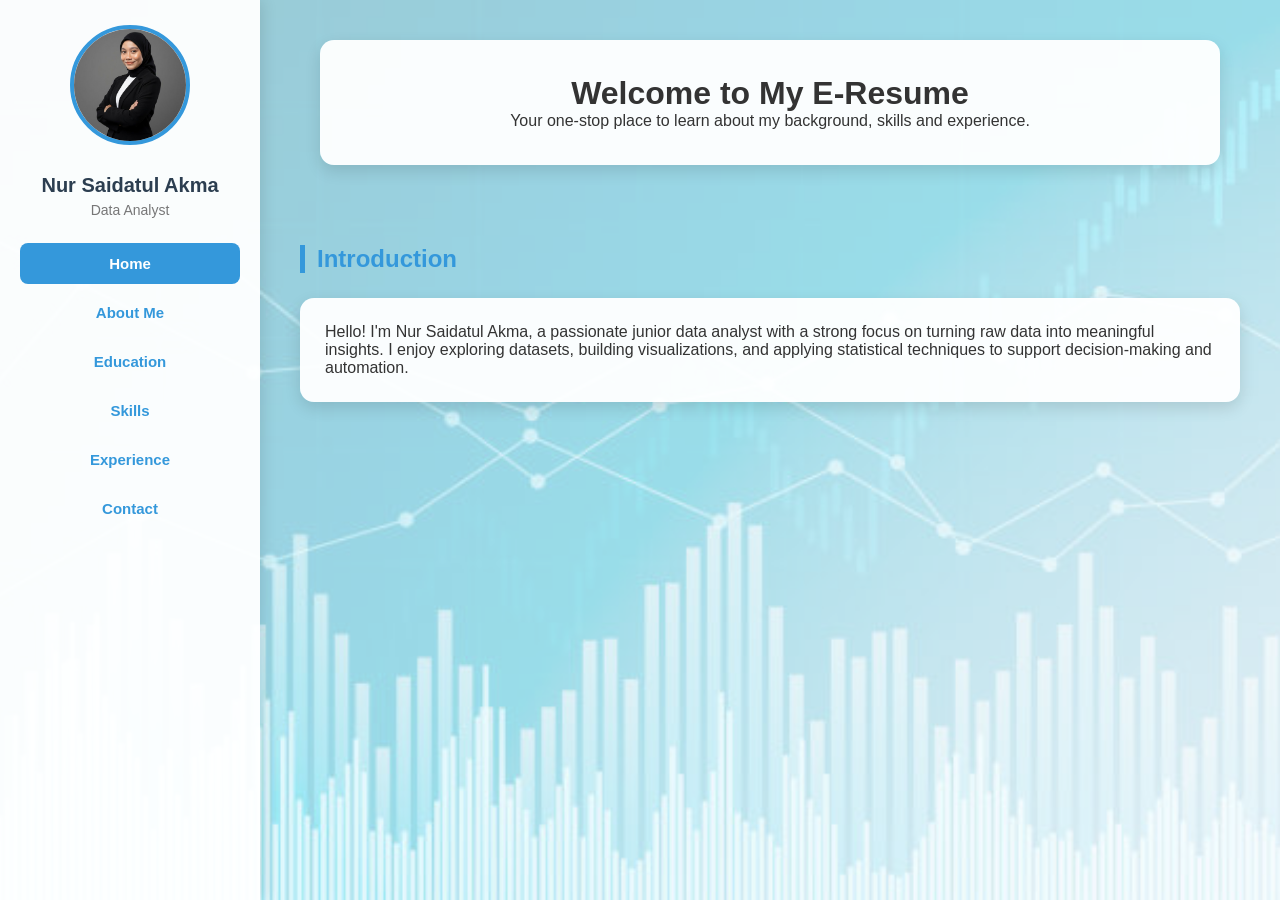
<file: index.html>
<!-- index.html with card-style navigation -->
<!DOCTYPE html>
<html lang="en">
<head>
<meta charset="UTF-8">
<meta name="viewport" content="width=device-width, initial-scale=1.0">
<title>Home - My E-Resume</title>
<link rel="stylesheet" href="style.css">
</head>
<body>
<div class="layout">
    <aside class="sidebar">
        <img src="images/akma.jpg" class="side-pic" alt="Profile Picture">
        <h2>Nur Saidatul Akma</h2>
        <p>Data Analyst</p>

        <nav>
        <ul>
        <li><a href="index.html" class="active">Home</a></li>
        <li><a href="about.html">About Me</a></li>
        <li><a href="education.html">Education</a></li>
        <li><a href="skills.html">Skills</a></li>
        <li><a href="projects.html">Experience</a></li>
        <li><a href="contact.html">Contact</a></li>
        </ul>
        </nav>

    </aside>

    <main class="content">
        <header class="hero">
            <h1>Welcome to My E-Resume</h1>
            <p>Your one-stop place to learn about my background, skills and experience.</p>
        </header>

        <!-- Card Navigation Section -->

   <!-- <section class="nav-cards">
            <a href="about.html" class="nav-card">About Me</a>
            <a href="skills.html" class="nav-card">Skills</a>
            <a href="education.html" class="nav-card">Education</a>
            <a href="projects.html" class="nav-card">Achievement</a>
            <a href="contact.html" class="nav-card">Contact</a>
        </section> -->

        <section>
            <div style="height:40px;"></div>

            <h2>Introduction</h2>
            <div class="project-card">
            <p>Hello! I'm Nur Saidatul Akma, a passionate junior data analyst with a strong focus on turning raw data into meaningful insights. I enjoy exploring datasets, building visualizations, and applying statistical techniques to support decision-making and automation.</p>
        </div>
        </section>
    </main>
</div>
</body>
</html>
</file>
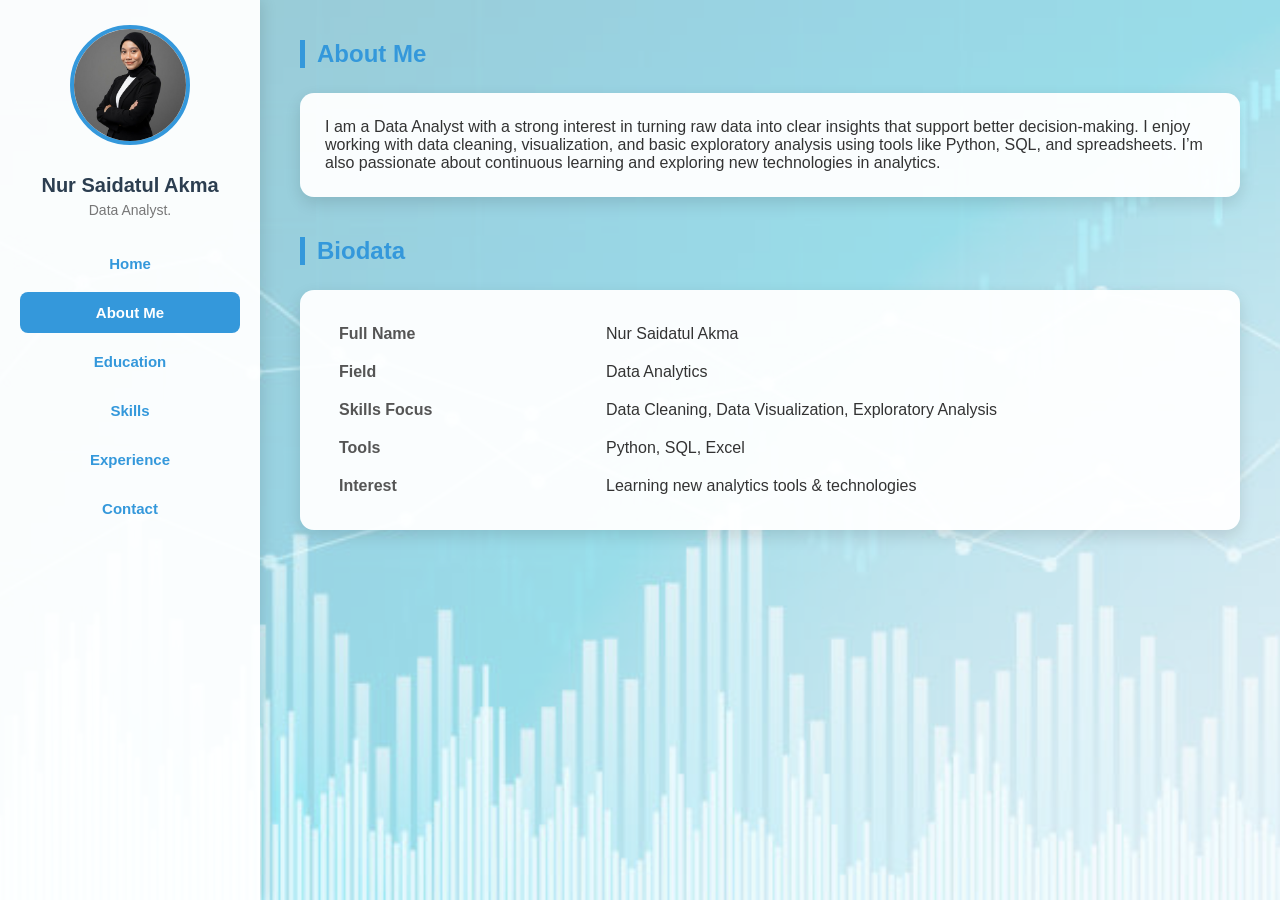
<file: about.html>
<!DOCTYPE html>
<html lang="en">
<head>
<meta charset="UTF-8">
<meta name="viewport" content="width=device-width, initial-scale=1.0">
<title>About Me</title>
<link rel="stylesheet" href="style.css">
</head>
<body>
<div class="layout">
<aside class="sidebar">
<img src="images/akma.jpg" class="side-pic" alt="Profile Picture">
        <h2>Nur Saidatul Akma</h2>
        <p>Data Analyst.</p>
<nav>
<ul>
<li><a href="index.html">Home</a></li>
<li><a href="about.html" class="active">About Me</a></li>
<li><a href="education.html">Education</a></li>
<li><a href="skills.html">Skills</a></li>
<li><a href="projects.html">Experience</a></li>
<li><a href="contact.html">Contact</a></li>
</ul>
</nav>
</aside>


<main class="content">
<h2>About Me</h2>
<div class="project-card">
<p>I am a Data Analyst with a strong interest in turning raw data into clear insights that support better decision-making. I enjoy working with data cleaning, visualization, and basic exploratory analysis using tools like Python, SQL, and spreadsheets. I’m also passionate about continuous learning and exploring new technologies in analytics.</p>
</div>

<div style="height:40px;"></div>

<h2>Biodata</h2>
<div class="project-card">
  <table class="biodata-table">
    <tr>
      <td><strong>Full Name</strong></td>
      <td>Nur Saidatul Akma</td>
    </tr>
    <tr>
      <td><strong>Field</strong></td>
      <td>Data Analytics</td>
    </tr>
    <tr>
      <td><strong>Skills Focus</strong></td>
      <td>Data Cleaning, Data Visualization, Exploratory Analysis</td>
    </tr>
    <tr>
      <td><strong>Tools</strong></td>
      <td>Python, SQL, Excel</td>
    </tr>
    <tr>
      <td><strong>Interest</strong></td>
      <td>Learning new analytics tools & technologies</td>
    </tr>
  </table>
</div>

</main>
</div>
</body>
</html>
</file>
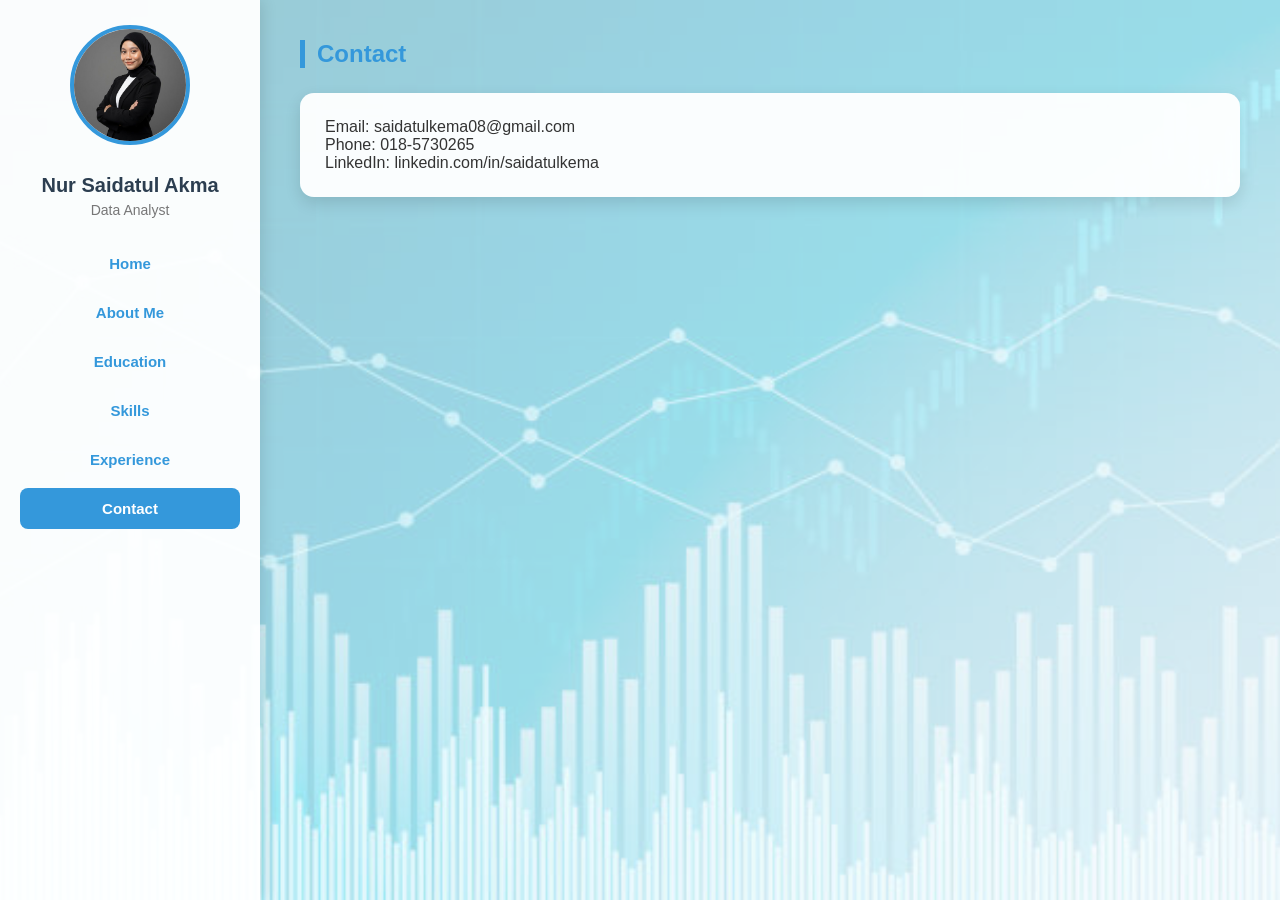
<file: contact.html>
<!DOCTYPE html>
<html lang="en">
<head>
<meta charset="UTF-8">
<meta name="viewport" content="width=device-width, initial-scale=1.0">
<title>Contact</title>
<link rel="stylesheet" href="style.css">
</head>
<body>
<div class="layout">
<aside class="sidebar">
<img src="images/akma.jpg" class="side-pic" alt="Profile Picture">
        <h2>Nur Saidatul Akma</h2>
        <p>Data Analyst</p>
<nav>
<ul>
<li><a href="index.html">Home</a></li>
<li><a href="about.html">About Me</a></li>
<li><a href="education.html">Education</a></li>
<li><a href="skills.html">Skills</a></li>
<li><a href="projects.html">Experience</a></li>
<li><a href="contact.html" class="active">Contact</a></li>
</ul>
</nav>
</aside>


<main class="content">
<h2>Contact</h2>
<div class="project-card">
<p>Email: saidatulkema08@gmail.com</p>
<p>Phone: 018-5730265</p>
<p>LinkedIn: linkedin.com/in/saidatulkema</p>
</div>
</main>
</div>
</body>
</html>
</file>
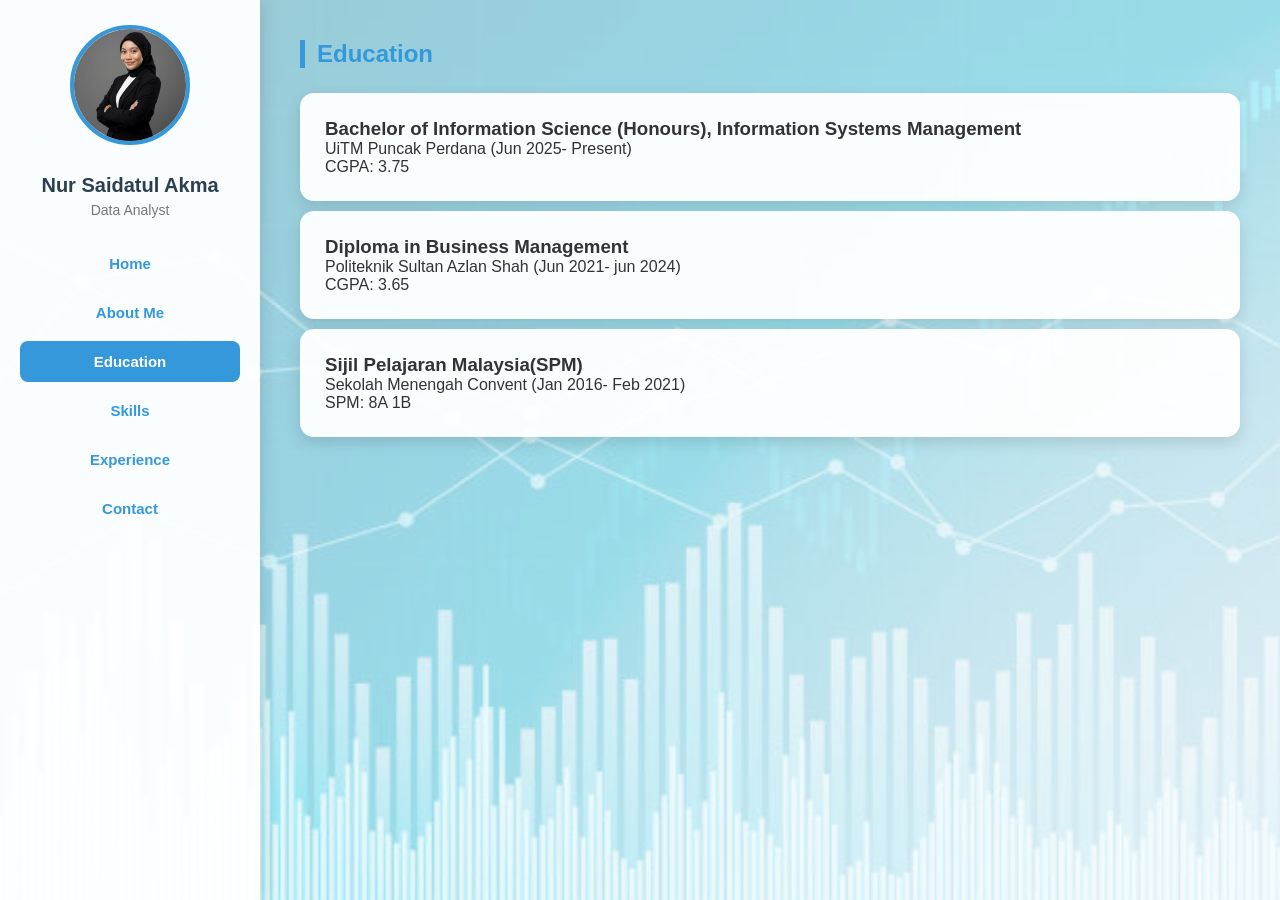
<file: education.html>
<!DOCTYPE html>
<html lang="en">
<head>
<meta charset="UTF-8">
<meta name="viewport" content="width=device-width, initial-scale=1.0">
<title>Education</title>
<link rel="stylesheet" href="style.css">
</head>
<body>
<div class="layout">
<aside class="sidebar">
<img src="images/akma.jpg" class="side-pic" alt="Profile Picture">
        <h2>Nur Saidatul Akma</h2>
        <p>Data Analyst</p>
<nav>
<ul>
<li><a href="index.html">Home</a></li>
<li><a href="about.html">About Me</a></li>
<li><a href="education.html" class="active">Education</a></li>
<li><a href="skills.html">Skills</a></li>
<li><a href="projects.html">Experience</a></li>
<li><a href="contact.html">Contact</a></li>
</ul>
</nav>
</aside>


<main class="content">
<h2>Education</h2>
<div class="edu-card">
<h3>Bachelor of Information Science (Honours), Information Systems Management</h3>
<p>UiTM Puncak Perdana (Jun 2025- Present)</p>
<p>CGPA: 3.75</p>
</div>

<div style="height:10px;"></div>

<div class="edu-card">
<h3>Diploma in Business Management</h3>
<p>Politeknik Sultan Azlan Shah (Jun 2021- jun 2024)</p>
<p>CGPA: 3.65</p>
</div>

<div style="height:10px;"></div>

<div class="edu-card">
<h3>Sijil Pelajaran Malaysia(SPM)</h3>
<p>Sekolah Menengah Convent (Jan 2016- Feb 2021)</p>
<p>SPM: 8A 1B</p>
</div>

</main>
</div>
</body>
</html>
</file>
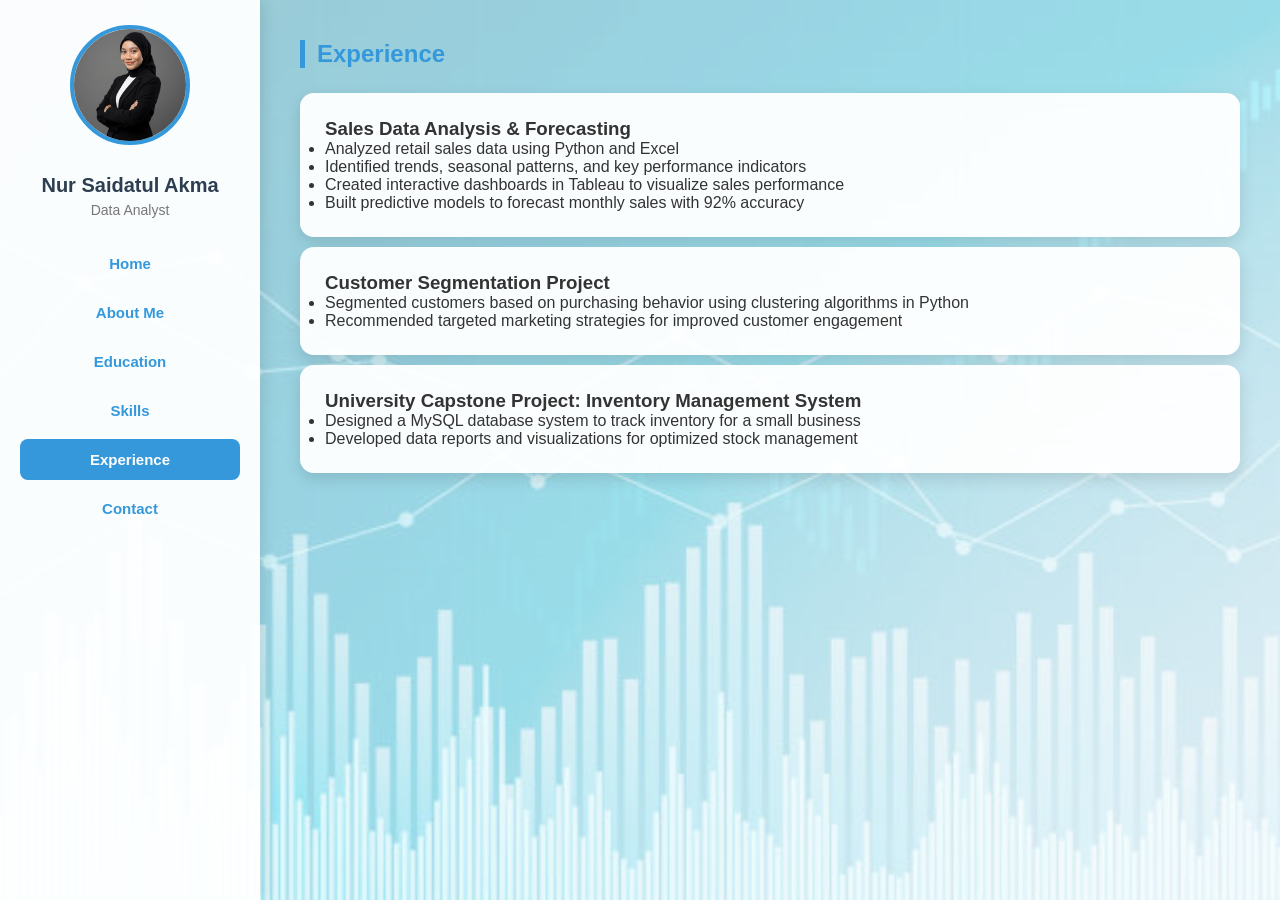
<file: projects.html>
<!DOCTYPE html>
<head>
<meta charset="UTF-8">
<meta name="viewport" content="width=device-width, initial-scale=1.0">
<title>Projects</title>
<link rel="stylesheet" href="style.css">
</head>
<body>
<div class="layout">
<aside class="sidebar">
<img src="images/akma.jpg" class="side-pic" alt="Profile Picture">
        <h2>Nur Saidatul Akma</h2>
        <p>Data Analyst</p>
<nav>
<ul>
<li><a href="index.html">Home</a></li>
<li><a href="about.html">About Me</a></li>
<li><a href="education.html">Education</a></li>
<li><a href="skills.html">Skills</a></li>
<li><a href="projects.html" class="active">Experience</a></li>
<li><a href="contact.html">Contact</a></li>
</ul>
</nav>
</aside>


<main class="content">
<h2>Experience</h2>

<div class="project-card">
  <h3>Sales Data Analysis & Forecasting</h3>
  <ul>
    <li>Analyzed retail sales data using Python and Excel</li>
    <li>Identified trends, seasonal patterns, and key performance indicators</li>
    <li>Created interactive dashboards in Tableau to visualize sales performance</li>
    <li>Built predictive models to forecast monthly sales with 92% accuracy</li>
  </ul>
</div>

<div style="height:10px;"></div>

<div class="project-card">
  <h3>Customer Segmentation Project</h3>
  <ul>
    <li>Segmented customers based on purchasing behavior using clustering algorithms in Python</li>
    <li>Recommended targeted marketing strategies for improved customer engagement</li>
  </ul>
</div>

<div style="height:10px;"></div>

<div class="project-card">
  <h3>University Capstone Project: Inventory Management System</h3>
  <ul>
    <li>Designed a MySQL database system to track inventory for a small business</li>
    <li>Developed data reports and visualizations for optimized stock management</li>
  </ul>
</div>

</main>
</div>
</body>
</html>
</file>
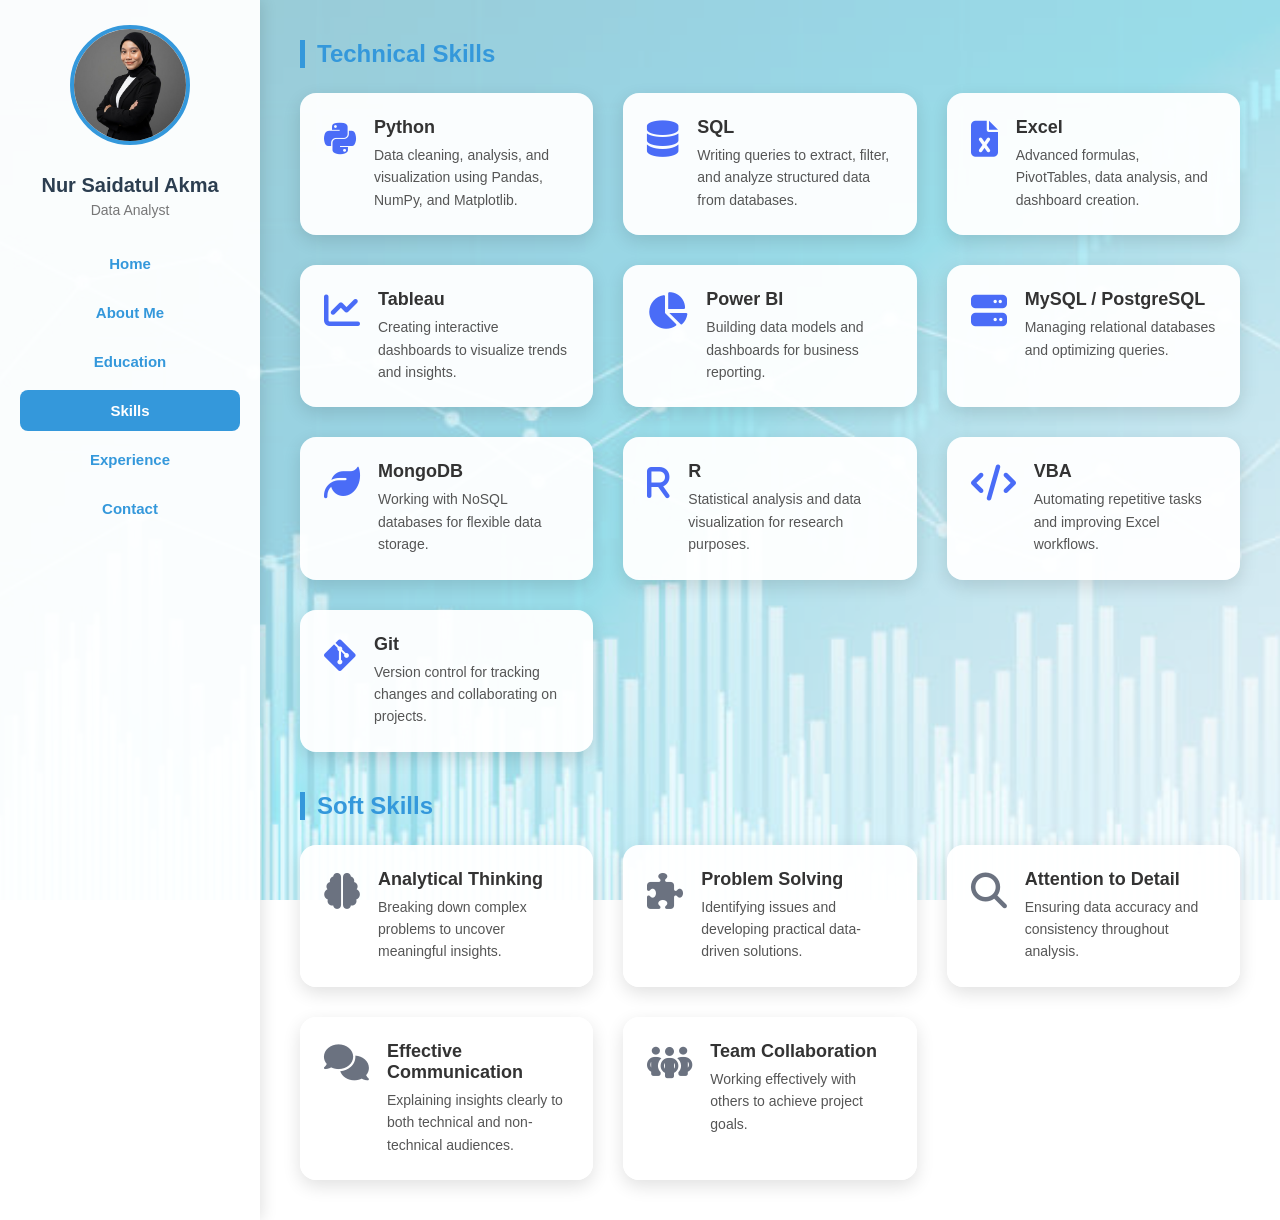
<file: skills.html>
<!DOCTYPE html>
<html lang="en">
<head>
<meta charset="UTF-8">
<meta name="viewport" content="width=device-width, initial-scale=1.0">
<title>Skills</title>
<link rel="stylesheet" href="style.css">
<link rel="stylesheet" href="https://cdnjs.cloudflare.com/ajax/libs/font-awesome/6.5.1/css/all.min.css">

</head>
<body>
<div class="layout">
<aside class="sidebar">
<img src="images/akma.jpg" class="side-pic" alt="Profile Picture">
        <h2>Nur Saidatul Akma</h2>
        <p>Data Analyst</p>
<nav>
<ul>
<li><a href="index.html">Home</a></li>
<li><a href="about.html">About Me</a></li>
<li><a href="education.html">Education</a></li>
<li><a href="skills.html" class="active">Skills</a></li>
<li><a href="projects.html">Experience</a></li>
<li><a href="contact.html">Contact</a></li>
</ul>
</nav>
</aside>


<main class="content">

  <h2>Technical Skills</h2>
  <div class="skill-grid">

    <div class="skill-card">
      <i class="fa-brands fa-python"></i>
      <div class="skill-text">
        <h4>Python</h4>
        <p>Data cleaning, analysis, and visualization using Pandas, NumPy, and Matplotlib.</p>
      </div>
    </div>

    <div class="skill-card">
      <i class="fa-solid fa-database"></i>
      <div class="skill-text">
        <h4>SQL</h4>
        <p>Writing queries to extract, filter, and analyze structured data from databases.</p>
      </div>
    </div>

    <div class="skill-card">
      <i class="fa-solid fa-file-excel"></i>
      <div class="skill-text">
        <h4>Excel</h4>
        <p>Advanced formulas, PivotTables, data analysis, and dashboard creation.</p>
      </div>
    </div>

    <div class="skill-card">
      <i class="fa-solid fa-chart-line"></i>
      <div class="skill-text">
        <h4>Tableau</h4>
        <p>Creating interactive dashboards to visualize trends and insights.</p>
      </div>
    </div>

    <div class="skill-card">
      <i class="fa-solid fa-chart-pie"></i>
      <div class="skill-text">
        <h4>Power BI</h4>
        <p>Building data models and dashboards for business reporting.</p>
      </div>
    </div>

    <div class="skill-card">
      <i class="fa-solid fa-server"></i>
      <div class="skill-text">
        <h4>MySQL / PostgreSQL</h4>
        <p>Managing relational databases and optimizing queries.</p>
      </div>
    </div>

    <div class="skill-card">
      <i class="fa-solid fa-leaf"></i>
      <div class="skill-text">
        <h4>MongoDB</h4>
        <p>Working with NoSQL databases for flexible data storage.</p>
      </div>
    </div>

    <div class="skill-card">
      <i class="fa-solid fa-r"></i>
      <div class="skill-text">
        <h4>R</h4>
        <p>Statistical analysis and data visualization for research purposes.</p>
      </div>
    </div>

    <div class="skill-card">
      <i class="fa-solid fa-code"></i>
      <div class="skill-text">
        <h4>VBA</h4>
        <p>Automating repetitive tasks and improving Excel workflows.</p>
      </div>
    </div>

    <div class="skill-card">
      <i class="fa-brands fa-git-alt"></i>
      <div class="skill-text">
        <h4>Git</h4>
        <p>Version control for tracking changes and collaborating on projects.</p>
      </div>
    </div>

  </div>



<div style="height:40px;"></div>

  <h2>Soft Skills</h2>
  <div class="skill-grid">

    <div class="skill-card soft">
      <i class="fa-solid fa-brain"></i>
      <div class="skill-text">
        <h4>Analytical Thinking</h4>
        <p>Breaking down complex problems to uncover meaningful insights.</p>
      </div>
    </div>

    <div class="skill-card soft">
      <i class="fa-solid fa-puzzle-piece"></i>
      <div class="skill-text">
        <h4>Problem Solving</h4>
        <p>Identifying issues and developing practical data-driven solutions.</p>
      </div>
    </div>

    <div class="skill-card soft">
      <i class="fa-solid fa-magnifying-glass"></i>
      <div class="skill-text">
        <h4>Attention to Detail</h4>
        <p>Ensuring data accuracy and consistency throughout analysis.</p>
      </div>
    </div>

    <div class="skill-card soft">
      <i class="fa-solid fa-comments"></i>
      <div class="skill-text">
        <h4>Effective Communication</h4>
        <p>Explaining insights clearly to both technical and non-technical audiences.</p>
      </div>
    </div>

    <div class="skill-card soft">
      <i class="fa-solid fa-people-group"></i>
      <div class="skill-text">
        <h4>Team Collaboration</h4>
        <p>Working effectively with others to achieve project goals.</p>
      </div>
    </div>

  </div>



</main>
</div>
</body>
</html>
</file>
<file: style.css>
/* =========================================================
   GLOBAL RESET & BASE SETTINGS
========================================================= */
* {
  box-sizing: border-box;
  margin: 0;
  padding: 0;
}

/* =========================================================
   BODY
   - One background image for ALL pages
   - Fixed background with soft overlay
========================================================= */
body {
  font-family: "Segoe UI", Arial, sans-serif;
  background: url("images/background.jpg") no-repeat center center fixed;
  background-size: cover;
  color: #333;
}

/* White overlay to improve text readability */
body::before {
  content: "";
  position: fixed;
  inset: 0;
  background: rgba(255, 255, 255, 0.6);
  z-index: -1;
}

/* =========================================================
   MAIN LAYOUT
========================================================= */
.layout {
  display: flex;
  min-height: 100vh;
}

/* =========================================================
   SIDEBAR
========================================================= */
.sidebar {
  width: 260px;
  padding: 25px 20px;
  text-align: center;
  background: rgba(255, 255, 255, 0.95);
  box-shadow: 2px 0 15px rgba(0,0,0,0.12);
}

/* Hide sidebar on Home page */
body.home .sidebar {
  display: none;
}

/* =========================================================
   PROFILE SECTION (SIDEBAR)
========================================================= */
.side-pic {
  width: 120px;
  height: 120px;
  object-fit: cover;
  border-radius: 50%;
  border: 4px solid #3498db;
  margin-bottom: 15px;
}

.sidebar h2 {
  font-size: 20px;
  margin: 10px 0 5px;
  color: #2c3e50;
}

.sidebar p {
  font-size: 14px;
  color: #777;
  margin-bottom: 25px;
}

/* =========================================================
   SIDEBAR NAVIGATION
========================================================= */
.sidebar nav ul {
  list-style: none;
}

.sidebar nav ul li a {
  display: block;
  padding: 12px 15px;
  margin: 8px 0;
  font-weight: 600;
  font-size: 15px;
  text-decoration: none;
  color: #3498db;
  border-radius: 8px;
  transition: all 0.3s ease;
}

/* Hover effect */
.sidebar nav ul li a:hover {
  background: #3498db;
  color: #ffffff;
  transform: translateX(6px);
  box-shadow: 0 4px 10px rgba(0,0,0,0.15);
}

/* Active page */
.sidebar nav ul li a.active {
  background: #3498db;
  color: #ffffff;
}

/* =========================================================
   MAIN CONTENT AREA
========================================================= */
.content {
  flex: 1;
  padding: 40px;
}

/* Center content on Home page */
body.home .content {
  width: 100%;
  padding: 70px 40px;
}

/* Section headings */
.content h2 {
  border-left: 5px solid #3498db;
  padding-left: 12px;
  margin-bottom: 25px;
  color: #3498db;
}

/* =========================================================
   HERO SECTION (HOME PAGE)
========================================================= */
.hero {
  background: rgba(255, 255, 255, 0.95);
  padding: 35px;
  border-radius: 14px;
  text-align: center;
  max-width: 900px;
  margin: 0 auto 40px;
  box-shadow: 0 6px 16px rgba(0,0,0,0.12);
}

/* =========================================================
   HOME PAGE NAVIGATION CARDS
========================================================= */
.nav-cards {
  display: grid;
  grid-template-columns: repeat(auto-fit, minmax(160px, 1fr));
  gap: 25px;
  max-width: 900px;
  margin: 0 auto;
}

.nav-card {
  padding: 25px 20px;
  background: rgba(255, 255, 255, 0.95);
  border-radius: 14px;
  text-align: center;
  font-weight: 700;
  font-size: 16px;
  color: #3498db;
  text-decoration: none;
  box-shadow: 0 6px 16px rgba(0,0,0,0.12);
  transition: all 0.3s ease;
}

.nav-card:hover {
  background: #3498db;
  color: #ffffff;
  transform: translateY(-6px);
  box-shadow: 0 10px 24px rgba(0,0,0,0.18);
}

/* =========================================================
   SKILL GRID
========================================================= */
.skill-grid {
  display: grid;
  grid-template-columns: repeat(auto-fit, minmax(260px, 1fr));
  gap: 30px;
}

/* =========================================================
   SKILL CARDS (WITH ICON + DESCRIPTION)
========================================================= */
.skill-card {
  display: flex;
  align-items: flex-start;
  gap: 18px;
  padding: 24px;
  min-height: 120px;
  background: rgba(255, 255, 255, 0.95);
  border-radius: 16px;
  box-shadow: 0 6px 18px rgba(0,0,0,0.12);
  transition: transform 0.3s ease, box-shadow 0.3s ease;
}

/* Skill card hover effect */
.skill-card:hover {
  transform: translateY(-6px);
  box-shadow: 0 14px 30px rgba(0,0,0,0.18);
}

/* =========================================================
   SKILL ICONS
========================================================= */
.skill-card i {
  font-size: 36px;              /* BIGGER ICON */
  margin-top: 4px;
  color: #4a6cf7;
  transition: transform 0.3s ease, color 0.3s ease;
}

/* Soft skills icon color */
.skill-card.soft i {
  color: #6b7280;
}

/* Icon animation on hover */
.skill-card:hover i {
  transform: scale(1.2);
  color: #2f4fff;
}

/* =========================================================
   SKILL TEXT
========================================================= */
.skill-text h4 {
  font-size: 18px;
  margin-bottom: 6px;
  font-weight: 600;
}

.skill-text p {
  font-size: 14px;
  color: #555;
  line-height: 1.6;
}

/* =========================================================
   PROJECT & EDUCATION CARDS
========================================================= */
.project-card,
.edu-card {
  background: rgba(255, 255, 255, 0.95);
  padding: 25px;
  border-radius: 14px;
  box-shadow: 0 6px 16px rgba(0,0,0,0.12);
  transition: transform 0.3s ease;
}

.project-card:hover,
.edu-card:hover {
  transform: translateY(-5px);
}

/* =========================================================
   BIODATA TABLE
========================================================= */
.biodata-table {
  width: 100%;
  border-collapse: collapse;
}

.biodata-table td {
  padding: 10px 14px;
  vertical-align: top;
}

.biodata-table td:first-child {
  width: 30%;
  color: #555;
  font-weight: 600;
}

/* =========================================================
   RESPONSIVE (MOBILE VIEW)
========================================================= */
@media (max-width: 768px) {

  .layout {
    flex-direction: column;
  }

  .sidebar {
    width: 100%;
    box-shadow: none;
  }

  .content {
    padding: 25px;
  }

  body.home .content {
    padding: 40px 20px;
  }

  .skill-card {
    min-height: auto;
  }
}
</file>
